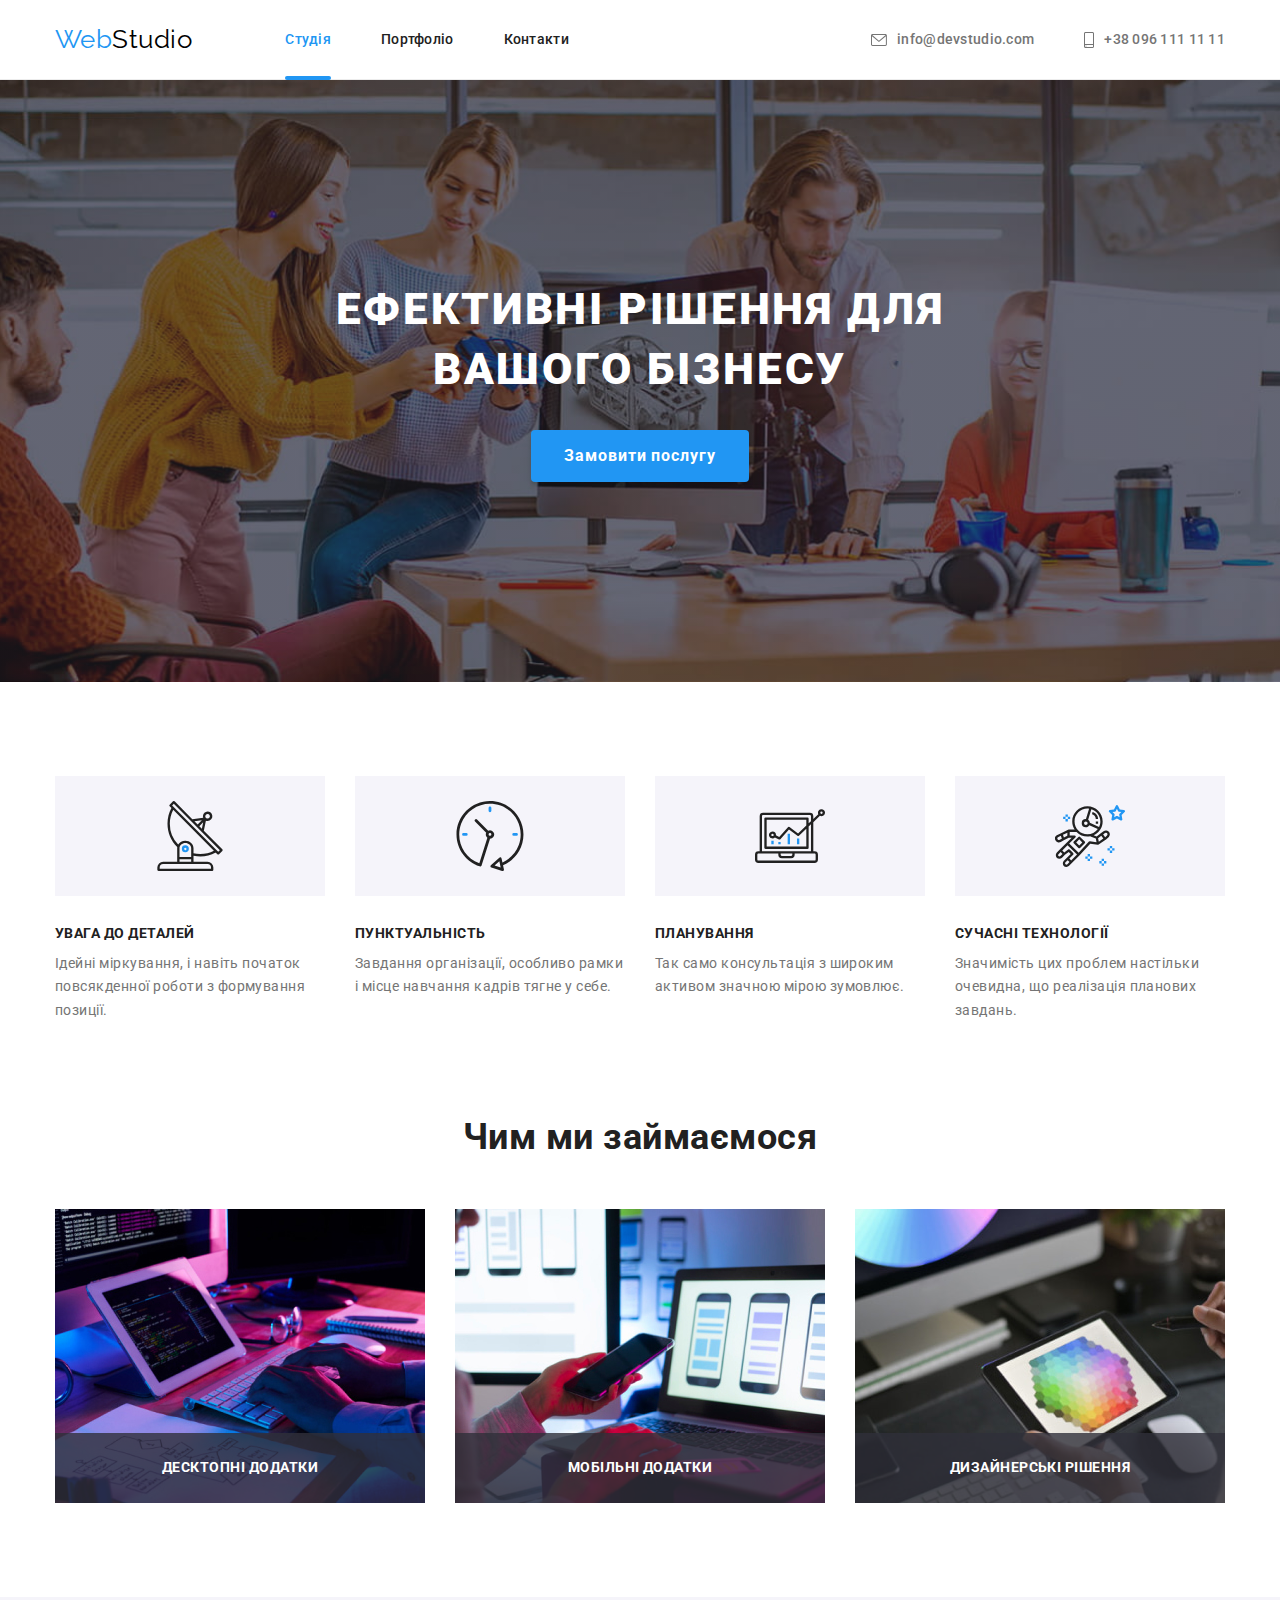
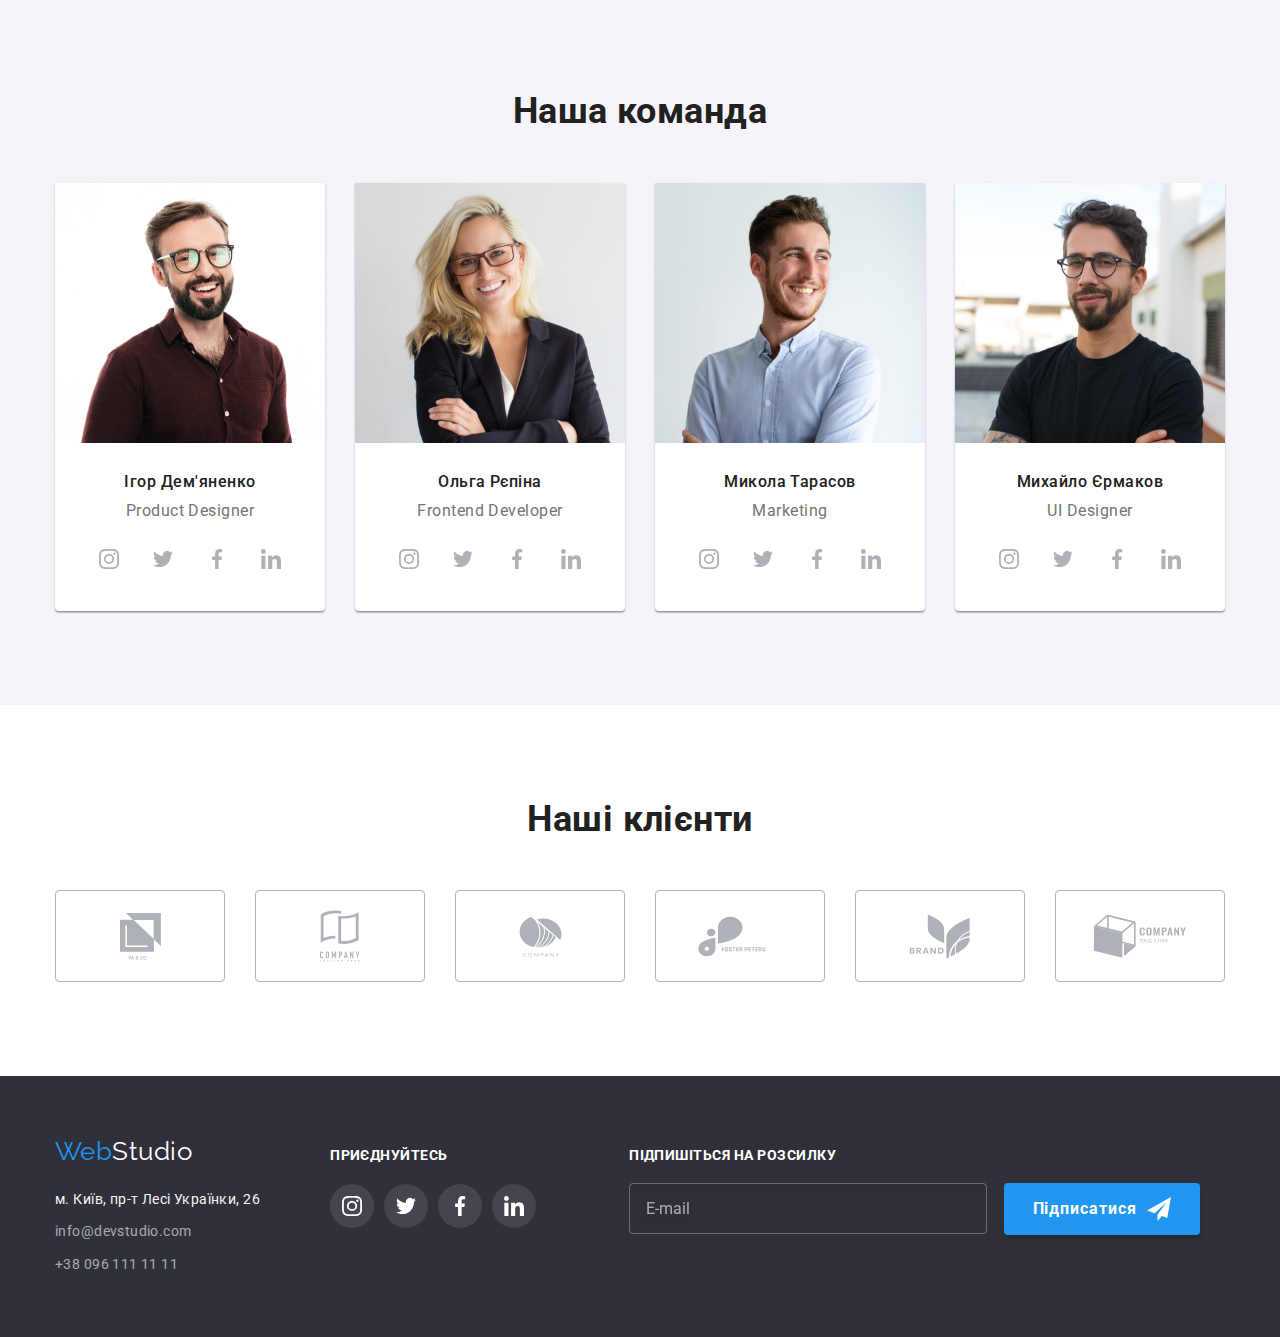
<file: index.html>
<!DOCTYPE html>
<html lang="uk">
  <head>
    <meta charset="UTF-8" />
    <meta http-equiv="X-UA-Compatible" content="IE=edge" />
    <meta name="viewport" content="width=device-width, initial-scale=1.0" />
    <title>WebStudio</title>
    <link
      href="https://fonts.googleapis.com/css2?family=Raleway:wght@700&family=Roboto:wght@400;500;700;900&display=swap"
      rel="stylesheet"
    />
    <link>
    <link rel="stylesheet" href="./css/main.min.css">
  </head>
  <body>
    <!-- Шапка сайту -->
    <header class="page-header">
      <div class="container page-header__container">
        <!-- Лого сайту -->
        <a class="logo" href="#">
          Web<span class="logo__header-color">Studio</span>
        </a>

        <!-- Навігаційне меню сайту -->
        <nav class="site-nav">
          <ul class="site-nav__list">
            <li class="site-nav__item">
              <a class="site-nav__link site-nav__link--focused site-nav__link--current" href="./index.html">Студія</a>
            </li>

            <li class="site-nav__item">
              <a class="site-nav__link site-nav__link--focused" href="./portfolio.html">Портфоліо</a>
            </li>

            <li class="site-nav__item">
              <a class="site-nav__link site-nav__link--focused" href="#">Контакти</a>
            </li>
          </ul>
        </nav>

        <!-- Контакти -->
        <ul class="info-list info-list__box">
          <li class="info-list__item">
            <a class="info-list__link info-list__link--focused" href="mailto:info@devstudio.com">
              <svg class="info-list__icon" width="16" height="12">
                <use 
                  href="./images/icons.svg#icon-envelope"
                  width="16"
                  height="12">
                </use>
              </svg>
              <span class="info-list__text">info@devstudio.com</span>
            </a>
          </li>
          <li class="info-list__item">
            <a class="info-list__link info-list__link--focused" href="tel:+380961111111">
              <svg class="info-list__icon" width="10" height="16">
                <use 
                  href="./images/icons.svg#icon-smartphone"
                  width="10"
                  height="16">
                </use>
              </svg>
              <span class="info-list__text">+38 096 111 11 11</span>
            </a>
          </li>
        </ul>
      </div>
    </header>

    <!-- Головна інформація на сторінці -->
    <main class="page-main">
      <!-- Замовлення послуги -->
      <section class="service">
        <div class="service__background-image page-main__background-img">
          <div class="service__container container ">
            <h1 class="service__title service__title-setting">
              Ефективні рішення для вашого бізнесу
            </h1>
            <button 
              class="service__btn service__btn--focused"
              type="button" 
              data-modal-open>

                Замовити послугу
            </button>
          </div>
        </div>
      </section>

      <!-- Особливості -->
      <section class="section">
        <div class="container">

          <!-- Заголовок секції -->
          <h2 class="section__title visually-hidden">
            Осблиовсті
          </h2>

          <!-- Список особливостей -->
          <ul class="features">
            <li class="features__item features__item-setting">
              <div class="features__box features__box-setting">
                <svg class="features__icon" width="70" height="70">
                  <use 
                    href="./images/icons.svg#icon-antenna"
                    width="70"
                    height="70"></use>
                </svg>
              </div>
              <h3 class="features__title features__title-setting">
                Увага до деталей
              </h3>
              <p class="features__text">
                Ідейні міркування, і навіть початок повсякденної роботи з
                формування позиції.
              </p>
            </li>

            <li class="features__item features__item-setting">
              <div class="features__box features__box-setting">
                <svg class="features__icon" width="70" height="70">
                  <use
                    href="./images/icons.svg#icon-clock"
                    width="70"
                    height="70">
                </use>
                </svg>
              </div>
              <h3 class="features__title features__title-setting">
                Пунктуальність
              </h3>
              <p class="features__text">
                Завдання організації, особливо рамки і місце навчання кадрів
                тягне у себе.
              </p>
            </li>

            <li class="features__item features__item-setting">
              <div class="features__box features__box-setting">
                <svg class="features__icon" width="70" height="70">
                  <use
                    href="./images/icons.svg#icon-diagram"
                    width="70"
                    height="70"></use>
                </svg>
              </div>
              <h3 class="features__title features__title-setting">Планування</h3>
              <p class="features__text">
                Так само консультація з широким активом значною мірою зумовлює.
              </p>
            </li>

            <li class="features__item features__item-setting">
              <div class="features__box features__box-setting">
                <svg class="features__icon" width="70" height="70">
                  <use 
                    href="./images/icons.svg#icon-astronaut"
                    width="70"
                    height="70"></use>
                </svg>
              </div>
              <h3 class="features__title features__title-setting">
                Сучасні технології
              </h3>
              <p class="features__text">
                Значимість цих проблем настільки очевидна, що реалізація
                планових завдань.
              </p>
            </li>
          </ul>
        </div>
      </section>

      <!-- Робота компанії -->
      <section class="section">
        <div class="container">
          <h2 class="section__title section_title-setting">Чим ми займаємося</h2>

          <!-- Список послуг -->
          <ul class="work-list">
            <li class="work-list__item work-list__item-setting">
              <div class="work-list__box">
                <img 
                  class="work-list__photo"
                  src="./images/work1.jpg"
                  alt="програміст працює на своєму робочому місці"
                  width="370">
                <div class="work-list__inner-box">
                  <p class="work-list__inner-text">
                    Десктопні додатки
                  </p>
                </div>
              </div>
            </li>

            <li class="work-list__item work-list__item-setting">
              <div class="work-list__box">
                <img 
                  class="work-list__photo"
                  src="./images/work2.jpg"
                  alt="команда розробників працює над інтерфейсом для мобільних телефонів"
                  width="370">
                <div class="work-list__inner-box">
                  <p class="work-list__inner-text">
                    Мобільні додатки
                  </p>
                </div>
              </div>
            </li>

            <li class="work-list__item work-list__item-setting">
              <div class="work-list__box">
                <img 
                  class="work-list__photo"
                  src="./images/work3.jpg"
                  alt="креативний художник веб-дизайну з робочим графічним планшетом для підбору кольорів"
                  width="370">
                <div class="work-list__inner-box">
                  <p class="work-list__inner-text">
                    Дизайнерські рішення
                  </p>
                </div>
              </div>
            </li>
          </ul>
        </div>
      </section>

      <!-- Команда розробників -->
      <section class="section">
        <div class="container">

          <h2 class="section__title section_title-setting">Наша команда</h2>

          <!-- Список та посилання на соц мережі Команди -->
          <ul class="team-list">

            <!-- Ігор Дем'яненко -->
            <li class="team-list__item team-list__item-setting">
              <img 
                class="team-list__photo"
                src="./images/person1.jpg"
                alt="на фото Ігор Дем'яненко"
                width="270">
              <div class="team-list__box">

                <h3 class="team-list__name">
                  Ігор Дем'яненко
                </h3>

                <p class="team-list__position">
                  Product Designer
                </p>

                <!-- Соц.мережі -->
                <ul class="team-list__socials">

                  <li class="team-list__item-socials">
                    <a class="team-list__link team-list__link--focused" href=""  rel="noreferrer nofollow noopener" >
                      <svg class="team-list__icon">
                        <use 
                          href="./images/icons.svg#icon-instagram"
                          width="20"
                          height="20"  
                        ></use>
                      </svg>
                    </a>
                  </li>

                  <li class="team-list__item-socials">
                    <a class="team-list__link team-list__link--focused" href=""  rel="noreferrer nofollow noopener" >
                      <svg class="team-list__icon">
                        <use
                          href="./images/icons.svg#icon-twitter"
                          width="20"
                          height="20"
                        ></use>
                      </svg>
                    </a>
                  </li>

                  <li class="team-list__item-socials">
                    <a class="team-list__link team-list__link--focused" href=""  rel="noreferrer nofollow noopener" >
                      <svg class="team-list__icon">
                        <use
                          href="./images/icons.svg#icon-facebook"
                          width="20"
                          height="20"
                        ></use>
                      </svg>
                    </a>
                  </li>

                  <li class="team-list__item-socials">
                    <a class="team-list__link team-list__link--focused" href=""  rel="noreferrer nofollow noopener" >
                      <svg class="team-list__icon">
                        <use
                          href="./images/icons.svg#icon-linkedin"
                          width="20"
                          height="20"
                        ></use>
                      </svg>
                    </a>
                  </li>
                </ul>

              </div>
            </li>

            <!-- Ольга Рєпіна -->
            <li class="team-list__item team-list__item-setting">
              <img   
                class="team-list__photo"
                src="./images/person2.jpg"
                alt="на фото Ольга Рєпіна"
                width="270">
              <div class="team-list__box">

                <h3 class="team-list__name">
                  Ольга Рєпіна
                </h3>

                <p class="team-list__position">
                  Frontend Developer
                </p>

                <!-- Соц.мережі -->
                <ul class="team-list__socials">

                  <li class="team-list__item-socials">
                    <a class="team-list__link team-list__link--focused" href=""  rel="noreferrer nofollow noopener" >
                      <svg class="team-list__icon">
                        <use
                          href="./images/icons.svg#icon-instagram"
                          width="20"
                          height="20"
                        ></use>
                      </svg>
                    </a>
                  </li>

                  <li class="team-list__item-socials">
                    <a class="team-list__link team-list__link--focused" href=""  rel="noreferrer nofollow noopener" >
                      <svg class="team-list__icon">
                        <use
                          href="./images/icons.svg#icon-twitter"
                          width="20"
                          height="20"
                        ></use>
                      </svg>
                    </a>
                  </li>

                  <li class="team-list__item-socials">
                    <a class="team-list__link team-list__link--focused" href=""  rel="noreferrer nofollow noopener" >
                      <svg class="team-list__icon">
                        <use
                          href="./images/icons.svg#icon-facebook"
                          width="20"
                          height="20"
                        ></use>
                      </svg>
                    </a>
                  </li>

                  <li class="team-list__item-socials">
                    <a class="team-list__link team-list__link--focused" href=""  rel="noreferrer nofollow noopener" >
                      <svg class="team-list__icon">
                        <use
                          href="./images/icons.svg#icon-linkedin"
                          width="20"
                          height="20"
                        ></use>
                      </svg>
                    </a>
                  </li>
                </ul>

              </div>
            </li>

            <!-- Микола Тарасов -->
            <li class="team-list__item team-list__item-setting">
              <img 
                class="team-list__photo"
                src="./images/person3.jpg"
                alt="на фото Микола Тарасов"
                width="270">

              <div class="team-list__box">

                <h3 class="team-list__name">
                  Микола Тарасов
                </h3>

                <p class="team-list__position">
                  Marketing
                </p>

                <!-- Соц.мережі -->
                <ul class="team-list__socials">

                  <li class="team-list__item-socials">
                    <a class="team-list__link team-list__link--focused" href=""  rel="noreferrer nofollow noopener" >
                      <svg class="team-list__icon">
                        <use
                          href="./images/icons.svg#icon-instagram"
                          width="20"
                          height="20"
                        ></use>
                      </svg>
                    </a>
                  </li>

                  <li class="team-list__item-socials">
                    <a class="team-list__link team-list__link--focused" href=""  rel="noreferrer nofollow noopener" >
                      <svg class="team-list__icon">
                        <use
                          href="./images/icons.svg#icon-twitter"
                          width="20"
                          height="20"
                        ></use>
                      </svg>
                    </a>
                  </li>

                  <li class="team-list__item-socials">
                    <a class="team-list__link team-list__link--focused" href=""  rel="noreferrer nofollow noopener" >
                      <svg class="team-list__icon">
                        <use
                          href="./images/icons.svg#icon-facebook"
                          width="20"
                          height="20"
                        ></use>
                      </svg>
                    </a>
                  </li>

                  <li class="team-list__item-socials">
                    <a class="team-list__link team-list__link--focused" href=""  rel="noreferrer nofollow noopener" >
                      <svg class="team-list__icon">
                        <use
                          href="./images/icons.svg#icon-linkedin"
                          width="20"
                          height="20"
                        ></use>
                      </svg>
                    </a>
                  </li>
                </ul>

              </div>
            </li>

            <!-- Михайло Єрмаков -->
            <li class="team-list__item team-list__item-setting">
              <img 
                class="team-list__photo"
                src="./images/person4.jpg"
                alt="на фото Михайло Єрмаков"
                width="270">
              <div class="team-list__box">

                <h3 class="team-list__name ">
                  Михайло Єрмаков
                </h3>

                <p class="team-list__position">
                  UI Designer
                </p>

                <!-- Соц.мережі -->
                <ul class="team-list__socials">

                  <li class="team-list__item-socials">
                    <a class="team-list__link team-list__link--focused" href=""  rel="noreferrer nofollow noopener" >
                      <svg class="team-list__icon">
                        <use
                          href="./images/icons.svg#icon-instagram"
                          width="20"
                          height="20"
                        ></use>
                      </svg>
                    </a>
                  </li>

                  <li class="team-list__item-socials">
                    <a class="team-list__link team-list__link--focused" href=""  rel="noreferrer nofollow noopener" >
                      <svg class="team-list__icon">
                        <use
                          href="./images/icons.svg#icon-twitter"
                          width="20"
                          height="20"
                        ></use>
                      </svg>
                    </a>
                  </li>

                  <li class="team-list__item-socials">
                    <a class="team-list__link team-list__link--focused" href=""  rel="noreferrer nofollow noopener" >
                      <svg class="team-list__icon">
                        <use
                          href="./images/icons.svg#icon-facebook"
                          width="20"
                          height="20"
                        ></use>
                      </svg>
                    </a>
                  </li>

                  <li class="team-list__item-socials">
                    <a class="team-list__link team-list__link--focused" href=""  rel="noreferrer nofollow noopener" >
                      <svg class="team-list__icon">
                        <use
                          href="./images/icons.svg#icon-linkedin"
                          width="20"
                          height="20"
                        ></use>
                      </svg>
                    </a>
                  </li>
                </ul>

              </div>
            </li>
          </ul>
        </div>
      </section>

      <!-- Наші клієнти -->
      <section class="section">
        <div class="container">

          <h2 class="section__title section_title-setting">Наші клієнти</h2>

          <!-- Список клієнтів -->
          <ul class="clients-list">
            <li class="clients-list__item clients-list__item-setting">
              <a class="clients-list__link" href="" target="_blank" rel="noreferrer nofollow noopener">
                <svg class="clients-list__icon" width="41" height="47">
                  <use href="./images/icons.svg#icon-client1"></use>
                </svg>
              </a>
            </li>

            <li class="clients-list__item clients-list__item-setting">
              <a class="clients-list__link" href="" target="_blank" rel="noreferrer nofollow noopener">
                <svg class="clients-list__icon" width="40" height="52">
                  <use href="./images/icons.svg#icon-client2"></use>
                </svg>
              </a>
            </li>

            <li class="clients-list__item clients-list__item-setting">
              <a class="clients-list__link" href="" target="_blank" rel="noreferrer nofollow noopener">
                <svg class="clients-list__icon" width="43" height="41">
                  <use href="./images/icons.svg#icon-client3"></use>
                </svg>
              </a>
            </li>

            <li class="clients-list__item clients-list__item-setting">
              <a class="clients-list__link" href="" target="_blank" rel="noreferrer nofollow noopener">
                <svg class="clients-list__icon"  width="84" height="41">
                  <use href="./images/icons.svg#icon-client4"></use>
                </svg>
              </a>
            </li>

            <li class="clients-list__item clients-list__item-setting">
              <a class="clients-list__link" href="" target="_blank" rel="noreferrer nofollow noopener">
                <svg class="clients-list__icon" width="62" height="45">
                  <use href="./images/icons.svg#icon-client5"></use>
                </svg>
              </a>
            </li>

            <li class="clients-list__item clients-list__item-setting">
              <a class="clients-list__link" href="" target="_blank" rel="noreferrer nofollow noopener">
                <svg class="clients-list__icon" width="94" height="44">
                  <use href="./images/icons.svg#icon-client6"></use>
                </svg>
              </a>
            </li>
          </ul>
        </div>
      </section>
    </main>

    <!-- Підвал сайту -->
    <footer class="page-footer">
      <div class="container footer-container">
        
        <!-- Лого/Адреса -->
        <div class="footer-address">

          <!-- Лого -->
          <a class="logo page-footer__logo" href="#">
            Web<span class="logo__footer-color">Studio</span>
          </a>

          <!-- Адреса -->
          <address class="address">
              
            <ul class="address__list">
              <li class="address__item address__item-setting">
                <a 
                  class="address__link address__link-map"
                  href="https://www.google.com.ua/maps/place/%D0%B1%D1%83%D0%BB.+%D0%9B%D0%B5%D1%81%D0%B8+%D0%A3%D0%BA%D1%80%D0%B0%D0%B8%D0%BD%D0%BA%D0%B8,+26,+%D0%9A%D0%B8%D0%B5%D0%B2,+02000/@50.4265653,30.5373471,18z/data=!4m5!3m4!1s0x40d4cf0e033ecbe9:0x57a4dffefec77da0!8m2!3d50.4265807!4d30.5383858?hl=ru" 
                  target="_blank"
                  rel="noreferrer nofollow noopener">
                    м. Київ, пр-т Лесі Українки, 26
                </a>
              </li>

              <li class="address__item  address__item-setting">
                <a 
                  class="address__link"
                  href="mailto:info@devstudio.com">

                  info@devstudio.com

                </a>
              </li>

              <li class="address__item  address__item-setting">
                <a 
                  class="address__link"
                  href="tel:+380961111111">

                  +38 096 111 11 11

                </a>
              </li>
            </ul>

          </address>
        </div>

        <!-- Соц мережі футера -->
        <div class="socials-box socials-box__setting">
          <h2 class="socials-box__title socials-box__title-setting">
            Приєднуйтесь
          </h2>

          <ul class="socials-box__list">
            <li class="socials-box__item socials-box__item-setting">
              <a 
                class="socials-box__link" 
                href="" 
                target="_blank"
                rel="noreferrer nofollow noopener">

                  <svg class="socials-box__icon">
                    <use
                      href="./images/icons.svg#icon-instagram"
                      width="20"
                      height="20"
                    ></use>
                  </svg>
              </a>
            </li>

            <li class="socials-box__item socials-box__item-setting">
              <a 
                class="socials-box__link" 
                href="" 
                target="_blank"
                rel="noreferrer nofollow noopener">

                  <svg class="socials-box__icon">
                    <use
                      href="./images/icons.svg#icon-twitter"
                      width="20"
                      height="20"
                    ></use>
                  </svg>
              </a>
            </li>

            <li class="socials-box__item socials-box__item-setting">
              <a 
                class="socials-box__link" 
                href="" 
                target="_blank"
                rel="noreferrer nofollow noopener">

                  <svg class="socials-box__icon">
                    <use
                      href="./images/icons.svg#icon-facebook"
                      width="20"
                      height="20"
                    ></use>
                  </svg>
              </a>
            </li>

            <li class="socials-box__item socials-box__item-setting">
              <a 
                class="socials-box__link" 
                href="" 
                target="_blank"
                rel="noreferrer nofollow noopener">

                  <svg class="socials-box__icon">
                    <use
                      href="./images/icons.svg#icon-linkedin"
                      width="20"
                      height="20"
                    ></use>
                  </svg>
              </a>
            </li>
          </ul>
        </div>

        <!-- Форма розсилки -->
        <div class="mailing-list mailing-list__setting">
          <b class="mailing-list__title mailing-list__title-setting">Підпишіться на розсилку</b>
          
          <form class="mailing-list__form" autocomplete="off">
            <input class="mailing-list__input" type="email" name="email" placeholder="E-mail">

            <button class="mailing-list__btn mailing-list__btn-setting" type="button">
                Підписатися
              <svg class="mailing-list__btn-icon" width="24" height="24">
                <use href="./images/icons.svg#icon-footer-iconsend"></use>
              </svg>

            </button>

          </form>
        </div>
      </div>
    </footer>

    <!-- Модальне вікно -->

    <div class="backdrop backdrop__setting backdrop--is-hidden" data-modal>
      <div class="modal modal__setting">
        <button class="modal__button modal__button-setting modal__button--focused" type="button" data-modal-close>
          <svg class="modal__icon-close" width="18" height="18">
            <use href="./images/icons.svg#icon-modalclose"></use>
          </svg>
        </button>

        <!-- Форма -->
        <p class="modal__text modal__text-setting">Залиште свої дані, ми вам передзвонимо</p>

        <form class="form" autocomplete="off">
          <ul class="form__list">
            <li class="form__item form__item-setting">
              <label class="form__lable">
 
                <div class="form__span-box form__span-box-setting">
                  <span class="form__span-text">Ім'я</span>
                </div>

                <div class="form__box">
                  <input
                    class="form__input form__input--focused"
                    type="text"
                    name="user-name"
                  >
                  <svg class="form__icon form__icon--active" width="18px" height="18px">
                    <use href="./images/icons.svg#icon-person-black"></use>
                  </svg>
                </div>
              </label>
            </li>
            <li class="form__item form__item-setting">
              <label class="form__lable">

                <div class="form__span-box form__span-box-setting">
                  <span class="form__span-text">Телефон</span>
                </div>

                <div class="form__box">
                  <input
                    class="form__input form__input--focused"
                    type="text"
                    name="user-name"
                  >
                  <svg class="form__icon form__icon--active" width="18px" height="18px">
                    <use href="./images/icons.svg#icon-modal-phone"></use>
                  </svg>
                </div>
              </label>
            </li>
            <li class="form__item form__item-setting">
              <label class="form__lable">

                <div class="form__span-box form__span-box-setting">
                  <span class="form__span-text">Пошта</span>
                </div>

                <div class="form__box">
                  <input
                    class="form__input form__input--focused"
                    type="text"
                    name="user-name"
                  >
                  <svg class="form__icon form__icon--active" width="18px" height="18px">
                    <use href="./images/icons.svg#icon-modal-email"></use>
                  </svg>
                </div>
              </label>
            </li>
            <li class="form__item form__item-setting">
              <label class="form__label">

                <div class="form__span-box form__span-box-setting">
                  <span class="form__span-text">Коментар</span>
                </div>
              </label>
              <textarea
                class="form__comment"
                name="comments"
                cols="30"
                rows="10"
                placeholder="Введіть текст"
              ></textarea>
            </li>
          </ul>

          <p class="form__checkbox form__checkbox-setting">
            <label class="form__policy">
              <input class="form__checked" type="checkbox" name="policy" />

              <svg class="form__icon-enable form__icon-enable--checked" width="16" height="15">
                <use href="./images/icons.svg#icon-icon-succes"></use>
              </svg>

              <svg class="form__icon-disable form__icon-disable--checked" width="16" height="15">
                <use href="./images/icons.svg#icon-icon-checked"></use>
              </svg>

              
              <span class="form__ckeckbox-text">
                Погоджуюсь з розсилкою та приймаю
                <a class="form__link" href="">Умови договору</a>
              </span>
            </label>
          </p>

          <p class="form__send">
            <button class="form__button-send form__button-send--focused " type="submit">Відправити</button>
          </p>
        </form>
      </div>
    </div>    

    <script src="./js/modal.js"></script>
  </body>
</html>
</file>
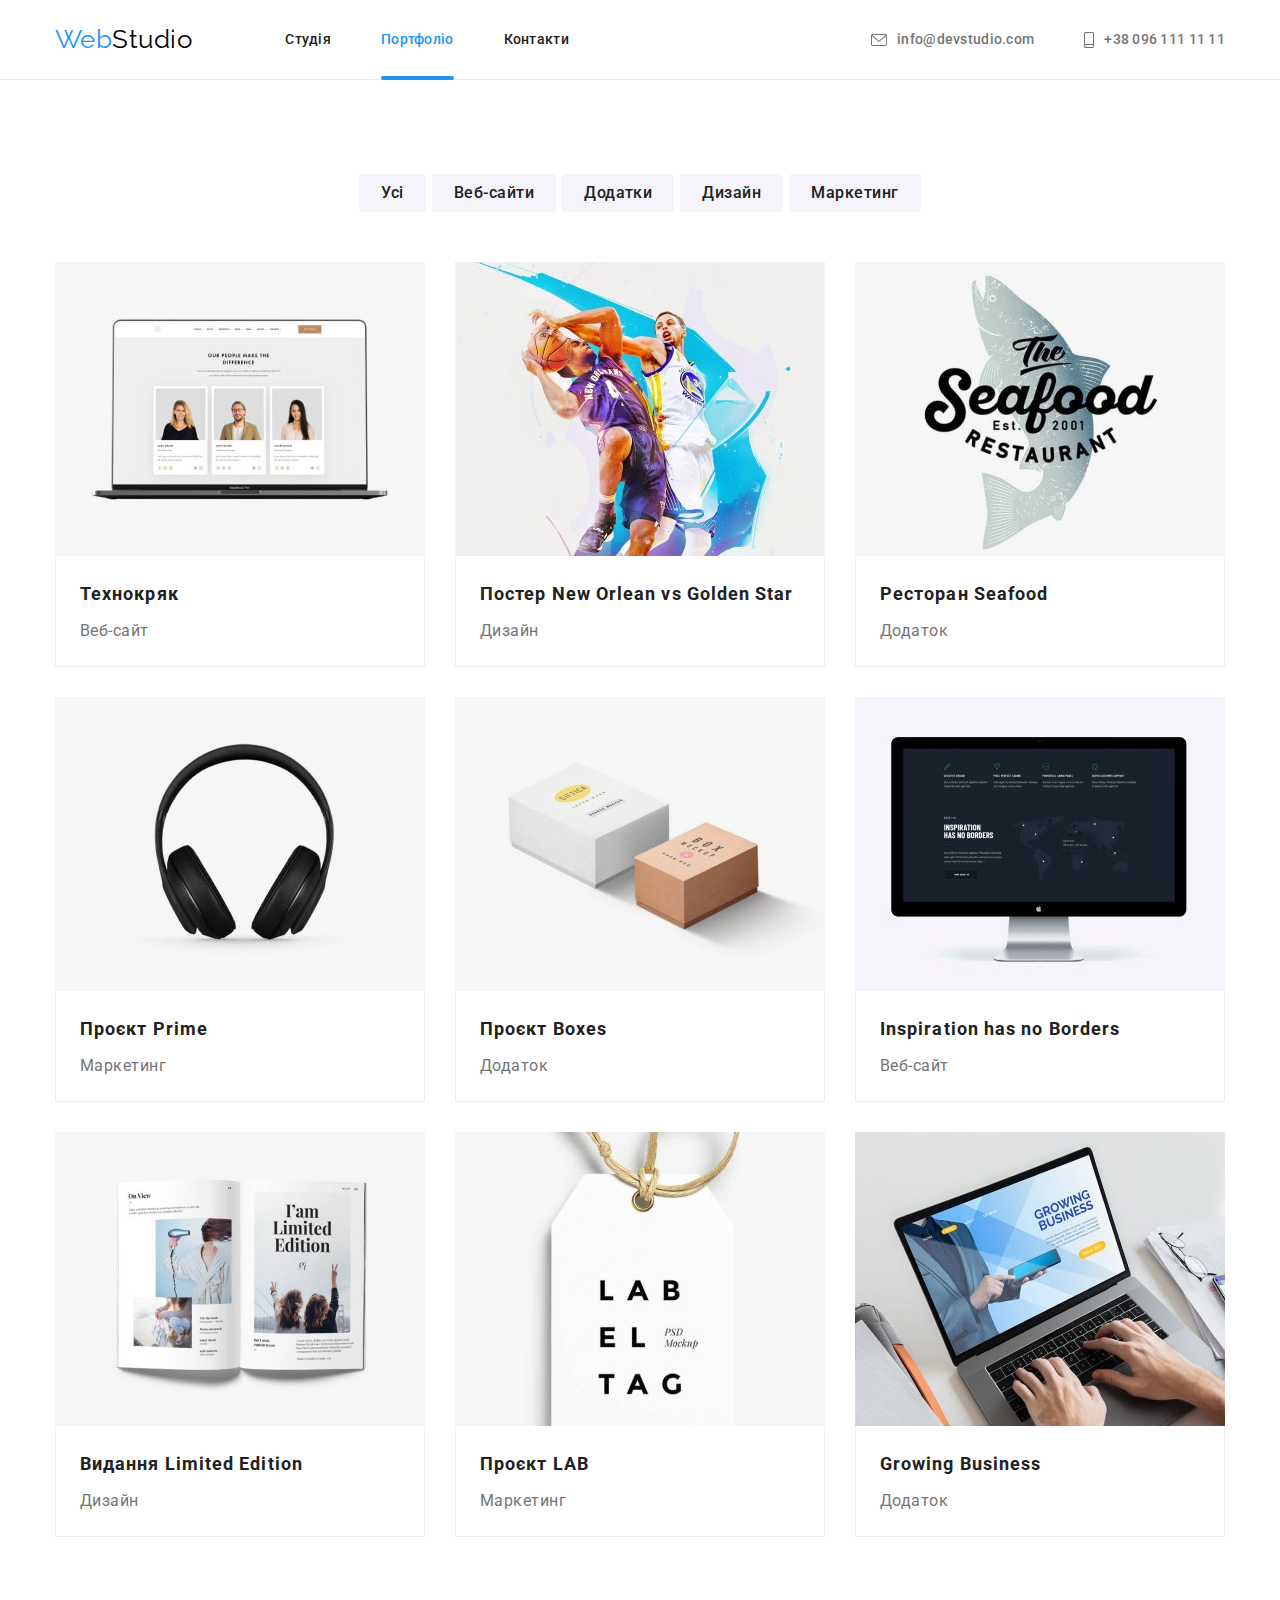
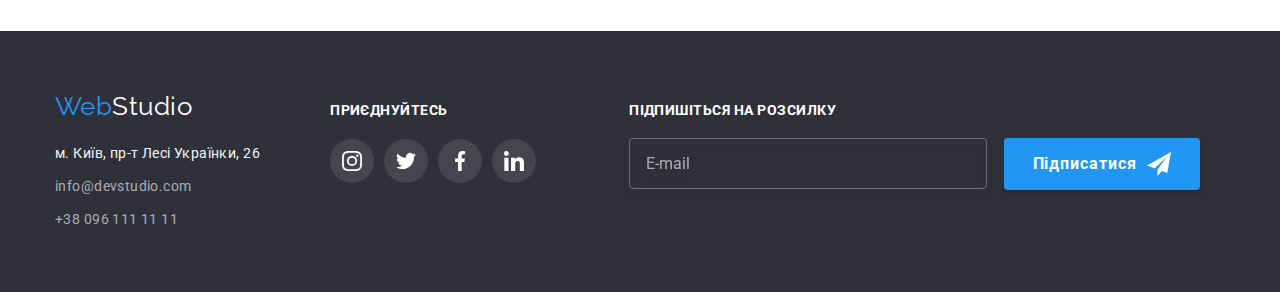
<file: portfolio.html>
<!DOCTYPE html>
<html lang="uk">
  <head>
    <meta charset="UTF-8" />
    <meta http-equiv="X-UA-Compatible" content="IE=edge" />
    <meta name="viewport" content="width=device-width, initial-scale=1.0" />
    <title>Portfolio</title>
    <link
      href="https://fonts.googleapis.com/css2?family=Raleway:wght@700&family=Roboto:wght@400;500;700;900&display=swap"
      rel="stylesheet"
    />
    <link>
    <link rel="stylesheet" href="./css/main.min.css">
  </head>
  <body>
    <!-- Шапка сайту -->
    <header class="page-header">
      <div class="container page-header__container">
        <!-- Лого сайту -->
        <a class="logo" href="#">
          Web<span class="logo__header-color">Studio</span>
        </a>

        <!-- Навігаційне меню сайту -->
        <nav class="site-nav">
          <ul class="site-nav__list">
            <li class="site-nav__item">
              <a class="site-nav__link site-nav__link--focused" href="./index.html">Студія</a>
            </li>

            <li class="site-nav__item">
              <a class="site-nav__link site-nav__link--focused site-nav__link--current" href="./portfolio.html">Портфоліо</a>
            </li>

            <li class="site-nav__item">
              <a class="site-nav__link site-nav__link--focused" href="#">Контакти</a>
            </li>
          </ul>
        </nav>

        <!-- Контакти -->
        <ul class="info-list info-list__box">
          <li class="info-list__item">
            <a class="info-list__link info-list__link--focused" href="mailto:info@devstudio.com">
              <svg class="info-list__icon" width="16" height="12">
                <use 
                  href="./images/icons.svg#icon-envelope"
                  width="16"
                  height="12">
                </use>
              </svg>
              <span class="info-list__text">info@devstudio.com</span>
            </a>
          </li>
          <li class="info-list__item">
            <a class="info-list__link info-list__link--focused" href="tel:+380961111111">
              <svg class="info-list__icon" width="10" height="16">
                <use 
                  href="./images/icons.svg#icon-smartphone"
                  width="10"
                  height="16">
                </use>
              </svg>
              <span class="info-list__text">+38 096 111 11 11</span>
            </a>
          </li>
        </ul>
      </div>
    </header>

    <!-- Головна інформація на сайті -->
    <main class="page-main">
      <section class="section">
        <h1 class="section__title visually-hidden">Портфоліо</h1>

        <div class="container">

          <!-- Список кнопок -->
          <ul class="filter-list filter-list__setting">
            <li class="filter-list__item filter-list__item-setting">
              <button class="filter-list__btn">
                Усі
              </button>
            </li>

            <li class="filter-list__item filter-list__item-setting">
              <button class="filter-list__btn">
                Веб-сайти
              </button>
            </li>

            <li class="filter-list__item filter-list__item-setting">
              <button class="filter-list__btn">
                Додатки
              </button>
            </li>

            <li class="filter-list__item filter-list__item-setting">
              <button class="filter-list__btn">
                Дизайн
              </button>
            </li>

            <li class="filter-list__item filter-list__item-setting">
              <button class="filter-list__btn">
                Маркетинг
              </button>
            </li>
          </ul>

          <!-- Список карток -->
          <ul class=card>
            <li class="card__item card__item-setting">
              <a class="card__link card__link--focused" href="#">
                <div class="card__box">
                  <img 
                    class="card__img"
                    src="./images/portfolio1.jpg"
                    alt="Ноутбук з веб-сайтом компанії"
                    width="370"
                    target="_blank" 
                    rel="noreferrer nofollow noopener">

                  <div class="card__inner-box">
                    <p class="card__inner-text">
                      Ресурс пропонує комплексні пропозиції з різним рівнем 
                      функціоналу та сервісів. Все це дозволить відвідувачу 
                      отримати вичерпні відомості про компанію чи приватну 
                      особу.
                    </p>
                  </div>
                </div>

                <div class="card__footer">
                  <h3 class="card__title">Технокряк</h3>
                  <p class="card__text">Веб-сайт</p>
                </div>
              </a>
            </li>

            <li class="card__item card__item-setting">
              <a class="card__link card__link--focused" href="#">
                <div class="card__box">
                  <img 
                    class="card__img" 
                    target="_blank" 
                    rel="noreferrer nofollow noopener"
                    src="./images/portfolio2.jpg"
                    alt="Постер з баскетболістами"
                    width="370">

                  <div class="card__inner-box">
                    <p class="card__inner-text">
                      Ресурс пропонує комплексні пропозиції з різним рівнем
                      функціоналу та сервісів. Все це дозволить відвідувачу
                      отримати вичерпні відомості про компанію чи приватну
                      особу.
                    </p>
                  </div>
                </div>

                <div class="card__footer">
                  <h3 class="card__title">Постер New Orlean vs Golden Star</h3>
                  <p class="card__text">Дизайн</p>
                </div>
              </a>
            </li>

            <li class="card__item card__item-setting">
              <a class="card__link card__link--focused" href="#">
                <div class="card__box">
                  <img 
                    class="card__img" 
                    src="./images/portfolio3.jpg"
                    alt="Лого ресторану"
                    width="370"
                    target="_blank" 
                    rel="noreferrer nofollow noopener">

                  <div class="card__inner-box">
                    <p class="card__inner-text">
                      Ресурс пропонує комплексні пропозиції з різним рівнем
                      функціоналу та сервісів. Все це дозволить відвідувачу
                      отримати вичерпні відомості про компанію чи приватну
                      особу.
                    </p>
                  </div>
                </div>

                <div class="card__footer">
                  <h3 class="card__title">Ресторан Seafood</h3>
                  <p class="card__text">Додаток</p>
                </div>
              </a>
            </li>

            <li class="card__item card__item-setting">
              <a class="card__link card__link--focused" href="#">
                <div class="card__box">
                  <img 
                    class="card__img"
                    src="./images/portfolio4.jpg"
                    alt="Навушники"
                    width="370"
                    target="_blank" 
                    rel="noreferrer nofollow noopener">
                  <div class="card__inner-box">
                    <p class="card__inner-text">
                      Ресурс пропонує комплексні пропозиції з різним рівнем
                      функціоналу та сервісів. Все це дозволить відвідувачу
                      отримати вичерпні відомості про компанію чи приватну
                      особу.
                    </p>
                  </div>
                </div>

                <div class="card__footer">
                  <h3 class="card__title">Проєкт Prime</h3>
                  <p class="card__text">Маркетинг</p>
                </div>
              </a>
            </li>

            <li class="card__item card__item-setting">
              <a class="card__link card__link--focused" href="#">
                <div class="card__box">
                  <img 
                    class="card__img"
                    src="./images/portfolio5.jpg"
                    alt="Дві коробки"
                    width="370"
                    target="_blank" 
                    rel="noreferrer nofollow noopener">

                  <div class="card__inner-box">
                    <p class="card__inner-text">
                      Ресурс пропонує комплексні пропозиції з різним рівнем
                      функціоналу та сервісів. Все це дозволить відвідувачу
                      отримати вичерпні відомості про компанію чи приватну
                      особу.
                    </p>
                  </div>
                </div>

                <div class="card__footer">
                  <h3 class="card__title">Проєкт Boxes</h3>
                  <p class="card__text">Додаток</p>
                </div>
              </a>
            </li>

            <li class="card__item card__item-setting">
              <a class="card__link card__link--focused" href="#">
                <div class="card__box">
                  <img 
                    class="card__img"
                    src="./images/portfolio6.jpg"
                    alt="Монітор"
                    width="370"
                    target="_blank" 
                    rel="noreferrer nofollow noopener">
                  <div class="card__inner-box">
                    <p class="card__inner-text">
                      Ресурс пропонує комплексні пропозиції з різним рівнем
                      функціоналу та сервісів. Все це дозволить відвідувачу
                      отримати вичерпні відомості про компанію чи приватну
                      особу.
                    </p>
                  </div>
                </div>

                <div class="card__footer">
                  <h3 class="card__title">Inspiration has no Borders</h3>
                  <p class="card__text">Веб-сайт</p>
                </div>
              </a>
            </li>

            <li class="card__item card__item-setting">
              <a class="card__link card__link--focused" href="#">
                <div class="card__box">
                  <img 
                    class="card__img"
                    src="./images/portfolio7.jpg"
                    alt="Книга"
                    width="370"
                    target="_blank" 
                    rel="noreferrer nofollow noopener">
                  <div class="card__inner-box">
                    <p class="card__inner-text">
                      Ресурс пропонує комплексні пропозиції з різним рівнем
                      функціоналу та сервісів. Все це дозволить відвідувачу
                      отримати вичерпні відомості про компанію чи приватну
                      особу.
                    </p>
                  </div>
                </div>

                <div class="card__footer">
                  <h3 class="card__title">Видання Limited Edition</h3>
                  <p class="card__text">Дизайн</p>
                </div>
              </a>
            </li>

            <li class="card__item card__item-setting">
              <a class="card__link card__link--focused" href="#">
                <div class="card__box">
                  <img 
                    class="card__img"
                    src="./images/portfolio8.jpg"
                    alt="Етикетка-тег"
                    width="370"
                    target="_blank" 
                    rel="noreferrer nofollow noopener">
                  <div class="card__inner-box">
                    <p class="card__inner-text">
                      Ресурс пропонує комплексні пропозиції з різним рівнем
                      функціоналу та сервісів. Все це дозволить відвідувачу
                      отримати вичерпні відомості про компанію чи приватну
                      особу.
                    </p>
                  </div>
                </div>

                <div class="card__footer">
                  <h3 class="card__title">Проєкт LAB</h3>
                  <p class="card__text">Маркетинг</p>
                </div>
              </a>
            </li>

            <li class="card__item card__item-setting">
              <a class="card__link card__link--focused" href="#">
                <div class="card__box">
                  <img 
                    class="card__img"
                    src="./images/portfolio9.jpg"
                    alt="Ноутбук з зображенням веб-сайту компанії"
                    width="370"
                    target="_blank" 
                    rel="noreferrer nofollow noopener">

                  <div class="card__inner-box">
                    <p class="card__inner-text">
                      Ресурс пропонує комплексні пропозиції з різним рівнем
                      функціоналу та сервісів. Все це дозволить відвідувачу
                      отримати вичерпні відомості про компанію чи приватну
                      особу.
                    </p>
                  </div>
                </div>

                <div class="card__footer">
                  <h3 class="card__title">Growing Business</h3>
                  <p class="card__text">Додаток</p>
                </div>
              </a>
            </li>
          </ul>

        </div>
      </section>
    </main>

    <!-- Підвал сайту -->
    <footer class="page-footer">
      <div class="container footer-container">
        
        <!-- Лого/Адреса -->
        <div class="footer-address">

          <!-- Лого -->
          <a class="logo page-footer__logo" href="#">
            Web<span class="logo__footer-color">Studio</span>
          </a>

          <!-- Адреса -->
          <address class="address">
              
            <ul class="address__list">
              <li class="address__item address__item-setting">
                <a 
                  class="address__link address__link-map"
                  href="https://www.google.com.ua/maps/place/%D0%B1%D1%83%D0%BB.+%D0%9B%D0%B5%D1%81%D0%B8+%D0%A3%D0%BA%D1%80%D0%B0%D0%B8%D0%BD%D0%BA%D0%B8,+26,+%D0%9A%D0%B8%D0%B5%D0%B2,+02000/@50.4265653,30.5373471,18z/data=!4m5!3m4!1s0x40d4cf0e033ecbe9:0x57a4dffefec77da0!8m2!3d50.4265807!4d30.5383858?hl=ru" 
                  target="_blank"
                  rel="noreferrer nofollow noopener">
                    м. Київ, пр-т Лесі Українки, 26
                </a>
              </li>

              <li class="address__item  address__item-setting">
                <a 
                  class="address__link"
                  href="mailto:info@devstudio.com">

                  info@devstudio.com

                </a>
              </li>

              <li class="address__item  address__item-setting">
                <a 
                  class="address__link"
                  href="tel:+380961111111">

                  +38 096 111 11 11

                </a>
              </li>
            </ul>

          </address>
        </div>

        <!-- Соц мережі футера -->
        <div class="socials-box socials-box__setting">
          <h2 class="socials-box__title socials-box__title-setting">
            Приєднуйтесь
          </h2>

          <ul class="socials-box__list">
            <li class="socials-box__item socials-box__item-setting">
              <a 
                class="socials-box__link" 
                href="" 
                target="_blank"
                rel="noreferrer nofollow noopener">

                  <svg class="socials-box__icon">
                    <use
                      href="./images/icons.svg#icon-instagram"
                      width="20"
                      height="20"
                    ></use>
                  </svg>
              </a>
            </li>

            <li class="socials-box__item socials-box__item-setting">
              <a 
                class="socials-box__link" 
                href="" 
                target="_blank"
                rel="noreferrer nofollow noopener">

                  <svg class="socials-box__icon">
                    <use
                      href="./images/icons.svg#icon-twitter"
                      width="20"
                      height="20"
                    ></use>
                  </svg>
              </a>
            </li>

            <li class="socials-box__item socials-box__item-setting">
              <a 
                class="socials-box__link" 
                href="" 
                target="_blank"
                rel="noreferrer nofollow noopener">

                  <svg class="socials-box__icon">
                    <use
                      href="./images/icons.svg#icon-facebook"
                      width="20"
                      height="20"
                    ></use>
                  </svg>
              </a>
            </li>

            <li class="socials-box__item socials-box__item-setting">
              <a 
                class="socials-box__link" 
                href="" 
                target="_blank"
                rel="noreferrer nofollow noopener">

                  <svg class="socials-box__icon">
                    <use
                      href="./images/icons.svg#icon-linkedin"
                      width="20"
                      height="20"
                    ></use>
                  </svg>
              </a>
            </li>
          </ul>
        </div>

        <!-- Форма розсилки -->
        <div class="mailing-list mailing-list__setting">
          <b class="mailing-list__title mailing-list__title-setting">Підпишіться на розсилку</b>
          
          <form class="mailing-list__form" autocomplete="off">
            <input class="mailing-list__input" type="email" name="email" placeholder="E-mail">

            <button class="mailing-list__btn mailing-list__btn-setting" type="button">
                Підписатися
              <svg class="mailing-list__btn-icon" width="24" height="24">
                <use href="./images/icons.svg#icon-footer-iconsend"></use>
              </svg>

            </button>

          </form>
        </div>
      </div>
    </footer>
  </body>
</html>
</file>
<file: css/main.min.css>
/*! modern-normalize v1.1.0 | MIT License | https://github.com/sindresorhus/modern-normalize */*,::before,::after{-webkit-box-sizing:border-box;box-sizing:border-box}html{line-height:1.15;-webkit-text-size-adjust:100%;-moz-tab-size:4;-o-tab-size:4;tab-size:4}body{margin:0;font-family:system-ui,-apple-system,"Segoe UI",Roboto,Helvetica,Arial,sans-serif,"Apple Color Emoji","Segoe UI Emoji"}hr{height:0;color:inherit}abbr[title]{-webkit-text-decoration:underline dotted;text-decoration:underline dotted}b,strong{font-weight:bolder}code,kbd,samp,pre{font-family:ui-monospace,SFMono-Regular,Consolas,"Liberation Mono",Menlo,monospace;font-size:1em}small{font-size:80%}sub,sup{font-size:75%;line-height:0;position:relative;vertical-align:baseline}sub{bottom:-0.25em}sup{top:-0.5em}table{text-indent:0;border-color:inherit}button,input,optgroup,select,textarea{font-family:inherit;font-size:100%;line-height:1.15;margin:0}button,select{text-transform:none}button,[type=button],[type=reset],[type=submit]{-webkit-appearance:button}::-moz-focus-inner{border-style:none;padding:0}:-moz-focusring{outline:1px dotted ButtonText}:-moz-ui-invalid{box-shadow:none}legend{padding:0}progress{vertical-align:baseline}::-webkit-inner-spin-button,::-webkit-outer-spin-button{height:auto}[type=search]{-webkit-appearance:textfield;outline-offset:-2px}::-webkit-search-decoration{-webkit-appearance:none}::-webkit-file-upload-button{-webkit-appearance:button;font:inherit}summary{display:list-item}body{font-family:"Roboto",sans-serif;letter-spacing:.03em;background-color:#fff;color:#757575}.section{padding-top:94px;padding-bottom:94px;background-color:#fff}.section:nth-last-child(3){padding-top:0}.section:nth-last-child(2){background-color:#f5f4fa}.section__title{color:#212121;font-weight:700;font-size:36px;line-height:1.16;text-align:center}.section_title-setting{margin-bottom:50px}.container{width:1200px;margin-left:auto;margin-right:auto;padding-left:15px;padding-right:15px}.visually-hidden{position:absolute;width:1px;height:1px;margin:-1px;border:0;padding:0;white-space:nowrap;-webkit-clip-path:inset(100%);clip-path:inset(100%);clip:rect(0 0 0 0);overflow:hidden}img{display:block}h1,h2,h3,h4,h5,h6,p{margin:0;padding:0}ul{margin:0;padding:0;list-style:none}.page-header{border-bottom:1px solid #ececec;background-color:#fff}.page-header__container{display:-webkit-box;display:-ms-flexbox;display:flex;-webkit-box-align:center;-ms-flex-align:center;align-items:center}.logo{color:#2196f3;font-family:"Raleway",sans-serif;font-size:26px;line-height:1.2;text-decoration:none}.logo__header-color{color:#000}.logo__footer-color{color:#fff}.page-footer__logo{display:inline-block;margin-bottom:20px}.site-nav{margin-left:93px}.site-nav__list{display:-webkit-box;display:-ms-flexbox;display:flex}.site-nav__item:not(:last-child){margin-right:50px}.site-nav__link{display:block;padding-top:32px;padding-bottom:31px;position:relative;color:#212121;font-weight:500;font-size:14px;line-height:1.14;letter-spacing:.02em;text-decoration:none;-webkit-transition-property:color;transition-property:color;-webkit-transition-duration:250ms;transition-duration:250ms;-webkit-transition-timing-function:cubic-bezier(0.4, 0, 0.2, 1);transition-timing-function:cubic-bezier(0.4, 0, 0.2, 1)}.site-nav__link--focused:hover,.site-nav__link--focused:focus{color:#2196f3}.site-nav__link--current{color:#2196f3}.site-nav__link--current::after{content:"";position:absolute;bottom:0;left:0;width:100%;height:4px;border-radius:2px;background-color:#2196f3;-webkit-transform:translateY(1px);transform:translateY(1px)}.info-list{display:-webkit-box;display:-ms-flexbox;display:flex}.info-list__box{margin-left:auto}.info-list__item{display:block;margin-right:50px}.info-list__item:last-child{margin-right:0}.info-list__link{display:-webkit-box;display:-ms-flexbox;display:flex;-webkit-box-align:center;-ms-flex-align:center;align-items:center;padding-top:32px;padding-bottom:31px;color:#757575;font-weight:500;font-size:14px;line-height:1.14;letter-spacing:.02em;text-decoration:none;-webkit-transition-property:color;transition-property:color;-webkit-transition-duration:250ms;transition-duration:250ms;-webkit-transition-timing-function:cubic-bezier(0.4, 0, 0.2, 1);transition-timing-function:cubic-bezier(0.4, 0, 0.2, 1)}.info-list__link--focused:hover,.info-list__link--focused:focus{color:#2196f3}.info-list__icon{margin-right:10px;fill:currentColor}.service__background-image{max-width:1600px;background-image:-webkit-gradient(linear, left top, left bottom, from(rgba(47, 48, 58, 0.4)), to(rgba(47, 48, 58, 0.4))),url(../images/servicebgimg.jpg);background-image:linear-gradient(rgba(47, 48, 58, 0.4), rgba(47, 48, 58, 0.4)),url(../images/servicebgimg.jpg);background-color:#c4c4c4;background-position:center;background-size:cover}.page-main__background-img{margin-left:auto;margin-right:auto}.service__container{padding-top:200px;padding-bottom:200px;width:696px;margin:0 auto;text-align:center}.service__title{font-weight:900;color:#fff;font-size:44px;line-height:1.36;letter-spacing:.06em;text-transform:uppercase}.service__title-setting{margin-bottom:30px}.service__btn{min-width:none 216px;padding:10px 32px 10px 32px;-webkit-box-shadow:0px 4px 4px rgba(0,0,0,.15);box-shadow:0px 4px 4px rgba(0,0,0,.15);font-family:inherit;font-weight:700;font-size:16px;line-height:1.87;letter-spacing:.06em;border-radius:4px;text-align:center;color:#fff;background-color:#2196f3;border:1px solid rgba(0,0,0,0);cursor:pointer;-webkit-transition-property:background-color;transition-property:background-color;-webkit-transition-duration:250ms;transition-duration:250ms;-webkit-transition-timing-function:cubic-bezier(0.4, 0, 0.2, 1);transition-timing-function:cubic-bezier(0.4, 0, 0.2, 1)}.service__btn--focused:hover,.service__btn--focused:focus{background-color:#188ce8}.features{display:-webkit-box;display:-ms-flexbox;display:flex;-ms-flex-wrap:wrap;flex-wrap:wrap}.features__item{width:270px}.features__item-setting{margin-right:30px}.features__item-setting:nth-last-child(1){margin-right:0}.features__box{display:-webkit-box;display:-ms-flexbox;display:flex;-webkit-box-pack:center;-ms-flex-pack:center;justify-content:center;-webkit-box-align:center;-ms-flex-align:center;align-items:center;height:120px;background-color:#f5f4fa}.features__box-setting{margin-bottom:30px}.features__title{color:#212121;font-weight:700;font-size:14px;line-height:1.14;text-transform:uppercase}.features__title-setting{margin-bottom:10px}.features__text{color:#757575;font-size:14px;line-height:1.71}.work-list{display:-webkit-box;display:-ms-flexbox;display:flex;-ms-flex-wrap:wrap;flex-wrap:wrap}.work-list__item{width:370px}.work-list__item-setting{margin-right:30px}.work-list__item-setting:last-child{margin-right:0}.work-list__box{position:relative}.work-list__inner-box{position:absolute;width:100%;bottom:0;left:50%;-webkit-transform:translate(-50%, 0%);transform:translate(-50%, 0%);text-align:center;background-color:rgba(47,48,58,.8)}.work-list__inner-text{padding-bottom:27px;padding-top:27px;font-size:14px;line-height:1.14;font-weight:700;color:#fff;text-transform:uppercase}.team-list{display:-webkit-box;display:-ms-flexbox;display:flex;-ms-flex-wrap:wrap;flex-wrap:wrap}.team-list__item{width:270px;-webkit-box-shadow:0px 1px 3px rgba(0,0,0,.12),0px 1px 1px rgba(0,0,0,.14),0px 2px 1px rgba(0,0,0,.2);box-shadow:0px 1px 3px rgba(0,0,0,.12),0px 1px 1px rgba(0,0,0,.14),0px 2px 1px rgba(0,0,0,.2);background-color:#fff;border-radius:0px 0px 4px 4px}.team-list__item-setting{margin-right:30px}.team-list__item-setting:last-child{margin-right:0}.team-list__box{padding-top:30px;padding-bottom:30px}.team-list__name{margin-bottom:10px;color:#212121;font-weight:500;font-size:16px;line-height:1.18;text-align:center}.team-list__position{margin-bottom:16px;color:#757575;font-size:16px;line-height:1.18;text-align:center}.team-list__socials{display:-webkit-box;display:-ms-flexbox;display:flex;padding-left:32px;padding-right:32px}.team-list__item-socials{margin-left:10px}.team-list__item-socials:nth-child(1){margin-left:0}.team-list__link{display:-webkit-box;display:-ms-flexbox;display:flex;-webkit-box-pack:center;-ms-flex-pack:center;justify-content:center;-webkit-box-align:center;-ms-flex-align:center;align-items:center;width:44px;height:44px;border-radius:50%;-webkit-transition-property:background-color;transition-property:background-color;-webkit-transition-duration:250ms;transition-duration:250ms;-webkit-transition-timing-function:cubic-bezier(0.4, 0, 0.2, 1);transition-timing-function:cubic-bezier(0.4, 0, 0.2, 1)}.team-list__link--focused:hover,.team-list__link--focused:focus{background-color:#2196f3}.team-list__icon{fill:#afb1b8;width:20px;height:20px;-webkit-transition-property:fill;transition-property:fill;-webkit-transition-duration:250ms;transition-duration:250ms;-webkit-transition-timing-function:cubic-bezier(0.4, 0, 0.2, 1);transition-timing-function:cubic-bezier(0.4, 0, 0.2, 1)}.team-list__link:hover .team-list__icon,.team-list__link:focus .team-list__icon{fill:#fff}.clients-list{display:-webkit-box;display:-ms-flexbox;display:flex}.clients-list__item-setting{margin-right:30px}.clients-list__item-setting:nth-child(6){margin-right:0}.clients-list__link{display:-webkit-box;display:-ms-flexbox;display:flex;-webkit-box-pack:center;-ms-flex-pack:center;justify-content:center;-webkit-box-align:center;-ms-flex-align:center;align-items:center;width:170px;height:92px;border-radius:4px;border:1px solid #afb1b8;fill:#afb1b8;-webkit-transition-property:border,fill;transition-property:border,fill;-webkit-transition-duration:250ms;transition-duration:250ms;-webkit-transition-timing-function:cubic-bezier(0.4, 0, 0.2, 1);transition-timing-function:cubic-bezier(0.4, 0, 0.2, 1)}.clients-list__link:hover,.clients-list__link:focus{outline:rgba(0,0,0,0);fill:#2196f3;border-color:#2196f3}.filter-list{display:-webkit-box;display:-ms-flexbox;display:flex;-ms-flex-wrap:wrap;flex-wrap:wrap;-webkit-box-pack:center;-ms-flex-pack:center;justify-content:center}.filter-list__setting{margin-bottom:50px}.filter-list__item-setting{margin-right:6px}.filter-list__item-setting:last-child{margin-right:0}.filter-list__btn{padding:6px 22px;font-family:inherit;font-weight:500;font-size:16px;line-height:1.62;letter-spacing:.03em;color:#212121;border-radius:4px;border:1px rgba(0,0,0,0);background-color:#f5f4fa;cursor:pointer;-webkit-transition-property:background-color,color,-webkit-box-shadow;transition-property:background-color,color,-webkit-box-shadow;transition-property:background-color,color,box-shadow;transition-property:background-color,color,box-shadow,-webkit-box-shadow;-webkit-transition-duration:250ms;transition-duration:250ms;-webkit-transition-timing-function:cubic-bezier(0.4, 0, 0.2, 1);transition-timing-function:cubic-bezier(0.4, 0, 0.2, 1)}.filter-list__btn:hover,.filter-list__btn:focus{-webkit-box-shadow:0px 3px 1px rgba(0,0,0,.1),0px 1px 2px rgba(0,0,0,.08),0px 2px 2px rgba(0,0,0,.12);box-shadow:0px 3px 1px rgba(0,0,0,.1),0px 1px 2px rgba(0,0,0,.08),0px 2px 2px rgba(0,0,0,.12);background-color:#2196f3;color:#fff}.card{display:-webkit-box;display:-ms-flexbox;display:flex;-ms-flex-wrap:wrap;flex-wrap:wrap;gap:30px}.card__item{width:370px;background-color:#fff}.card__link{display:block;text-decoration:none;-webkit-transition-property:-webkit-box-shadow;transition-property:-webkit-box-shadow;transition-property:box-shadow;transition-property:box-shadow, -webkit-box-shadow;-webkit-transition-duration:250ms;transition-duration:250ms;-webkit-transition-timing-function:cubic-bezier(0.4, 0, 0.2, 1);transition-timing-function:cubic-bezier(0.4, 0, 0.2, 1)}.card__link--focused:hover,.card__link--focused:focus{outline:none;-webkit-box-shadow:0px 1px 1px rgba(0,0,0,.12),0px 4px 4px rgba(0,0,0,.06),1px 4px 6px rgba(0,0,0,.16);box-shadow:0px 1px 1px rgba(0,0,0,.12),0px 4px 4px rgba(0,0,0,.06),1px 4px 6px rgba(0,0,0,.16)}.card__box{position:relative;overflow:hidden}.card__inner-box{position:absolute;width:100%;height:100%;top:0;left:0;opacity:1;background-color:rgba(33,150,243,.9);-webkit-transform:translateY(100%);transform:translateY(100%);-webkit-transition-property:-webkit-transform;transition-property:-webkit-transform;transition-property:transform;transition-property:transform, -webkit-transform;-webkit-transition-duration:250ms;transition-duration:250ms;-webkit-transition-timing-function:cubic-bezier(0.4, 0, 0.2, 1);transition-timing-function:cubic-bezier(0.4, 0, 0.2, 1)}.card__link--focused:hover .card__inner-box,.card__link--focused:focus .card__inner-box{-webkit-transform:translateY(0%);transform:translateY(0%);-webkit-transition-property:-webkit-transform;transition-property:-webkit-transform;transition-property:transform;transition-property:transform, -webkit-transform;-webkit-transition-duration:250ms;transition-duration:250ms;-webkit-transition-timing-function:cubic-bezier(0.4, 0, 0.2, 1);transition-timing-function:cubic-bezier(0.4, 0, 0.2, 1)}.card__inner-text{padding:63px 24px;font-size:18px;line-height:1.55;color:#fff}.card__footer{padding-top:20px;padding-bottom:20px;padding-left:24px;padding-right:24px;border-left:1px solid #eee;border-right:1px solid #eee;border-bottom:1px solid #eee}.card__title{margin-bottom:4px;color:#212121;font-weight:700;font-size:18px;line-height:2;letter-spacing:.06em}.card__text{color:#757575;font-size:16px;line-height:1.87}.page-footer{background-color:#2f303a;padding-top:60px;padding-bottom:60px}.footer-container{display:-webkit-box;display:-ms-flexbox;display:flex;-webkit-box-align:baseline;-ms-flex-align:baseline;align-items:baseline}.address__item-setting{margin-bottom:9px}.address__item-setting:last-child{margin-bottom:0}.address__link{font-size:14px;font-style:normal;font-weight:400;line-height:1.71;letter-spacing:.03em;color:rgba(255,255,255,.6);text-decoration:none;-webkit-transition-property:color;transition-property:color;-webkit-transition-duration:250ms;transition-duration:250ms;-webkit-transition-timing-function:cubic-bezier(0.4, 0, 0.2, 1);transition-timing-function:cubic-bezier(0.4, 0, 0.2, 1)}.address__link-map{color:#f5f5f5}.address__link:hover,.address__link:focus{color:#2196f3}.socials-box__setting{margin-left:70px}.socials-box__title{color:#fff;font-size:14px;line-height:1.14;font-weight:700;text-transform:uppercase}.socials-box__title-setting{margin-bottom:20px}.socials-box__list{display:-webkit-box;display:-ms-flexbox;display:flex}.socials-box__item-setting{margin-left:10px}.socials-box__item-setting:nth-child(1){margin-left:0}.socials-box__link{display:-webkit-box;display:-ms-flexbox;display:flex;-webkit-box-pack:center;-ms-flex-pack:center;justify-content:center;-webkit-box-align:center;-ms-flex-align:center;align-items:center;width:44px;height:44px;background-color:rgba(255,255,255,.1);border-radius:50%;-webkit-transition-property:background-color;transition-property:background-color;-webkit-transition-duration:250ms;transition-duration:250ms;-webkit-transition-timing-function:cubic-bezier(0.4, 0, 0.2, 1);transition-timing-function:cubic-bezier(0.4, 0, 0.2, 1)}.socials-box__link:hover,.socials-box__link:focus{background-color:#2196f3}.socials-box__icon{fill:#fff;width:20px;height:20px}.mailing-list__setting{margin-left:93px}.mailing-list__title{display:block;font-weight:700;font-size:14px;line-height:1.15;color:#fff;text-transform:uppercase}.mailing-list__title-setting{margin-bottom:20px}.mailing-list__input{min-width:358px;padding-top:15px;padding-bottom:15px;padding-left:16px;font-size:16px;line-height:.8;color:#fff;background-color:rgba(0,0,0,0);border-radius:4px;border:1px solid rgba(255,255,255,.3);-webkit-filter:drop-shadow(0px 4px 4px rgba(0, 0, 0, 0.15));filter:drop-shadow(0px 4px 4px rgba(0, 0, 0, 0.15));outline:inherit}.mailing-list__input::-webkit-input-placeholder{font-weight:400;font-size:16px;line-height:1.25;color:rgba(255,255,255,.6)}.mailing-list__input::-moz-placeholder{font-weight:400;font-size:16px;line-height:1.25;color:rgba(255,255,255,.6)}.mailing-list__input:-ms-input-placeholder{font-weight:400;font-size:16px;line-height:1.25;color:rgba(255,255,255,.6)}.mailing-list__input::-ms-input-placeholder{font-weight:400;font-size:16px;line-height:1.25;color:rgba(255,255,255,.6)}.mailing-list__input::placeholder{font-weight:400;font-size:16px;line-height:1.25;color:rgba(255,255,255,.6)}.mailing-list__btn{min-width:none 200px;padding:10px 28px 10px 28px;-webkit-box-shadow:0px 4px 4px rgba(0,0,0,.15);box-shadow:0px 4px 4px rgba(0,0,0,.15);font-family:inherit;font-weight:700;font-size:16px;line-height:1.87;letter-spacing:.06em;border-radius:4px;text-align:center;color:#fff;background-color:#2196f3;border:1px solid rgba(0,0,0,0);cursor:pointer;-webkit-transition-property:background-color;transition-property:background-color;-webkit-transition-duration:250ms;transition-duration:250ms;-webkit-transition-timing-function:cubic-bezier(0.4, 0, 0.2, 1);transition-timing-function:cubic-bezier(0.4, 0, 0.2, 1);display:-webkit-inline-box;display:-ms-inline-flexbox;display:inline-flex;-webkit-box-align:center;-ms-flex-align:center;align-items:center}.mailing-list__btn-setting{margin-left:12px}.mailing-list__btn-icon{margin-left:10px;fill:#fff}.backdrop{width:100%;height:100%;background-color:rgba(0,0,0,.2);opacity:1;-webkit-transition-property:opacity;transition-property:opacity;-webkit-transition-duration:250ms;transition-duration:250ms;-webkit-transition-timing-function:cubic-bezier(0.4, 0, 0.2, 1);transition-timing-function:cubic-bezier(0.4, 0, 0.2, 1)}.backdrop__setting{position:fixed;top:0;left:0}.backdrop--is-hidden{opacity:0;pointer-events:none}.backdrop--is-hidden .modal{-webkit-transform:translate(-50%, -50%) scale(0.9);transform:translate(-50%, -50%) scale(0.9)}.modal{min-width:528px;min-height:581px;padding:40px 40px;background-color:#fff;border-radius:4px;-webkit-box-shadow:0px 1px 3px rgba(0,0,0,.12),0px 1px 1px rgba(0,0,0,.14),0px 2px 1px rgba(0,0,0,.2);box-shadow:0px 1px 3px rgba(0,0,0,.12),0px 1px 1px rgba(0,0,0,.14),0px 2px 1px rgba(0,0,0,.2)}.modal__setting{position:absolute;top:50%;left:50%;-webkit-transform:translate(-50%, -50%) scale(1);transform:translate(-50%, -50%) scale(1);-webkit-transition-property:-webkit-transform;transition-property:-webkit-transform;transition-property:transform;transition-property:transform, -webkit-transform;-webkit-transition-duration:1000ms;transition-duration:1000ms;-webkit-transition-timing-function:cubic-bezier(0.4, 0, 0.2, 1);transition-timing-function:cubic-bezier(0.4, 0, 0.2, 1)}.modal__button{display:-webkit-box;display:-ms-flexbox;display:flex;-webkit-box-pack:center;-ms-flex-pack:center;justify-content:center;-webkit-box-align:center;-ms-flex-align:center;align-items:center;background:none;border:1px solid rgba(0,0,0,.1);width:30px;height:30px;border-radius:50px;cursor:pointer}.modal__button--focused:hover,.modal__button--focused:focus{fill:#2196f3}.modal__button-setting{position:absolute;top:8px;right:8px}.modal__text{font-weight:700;font-size:20px;line-height:1.15;text-align:center;color:#212121}.modal__text-setting{margin-bottom:12px}.form{width:448px}.form__list{display:-webkit-box;display:-ms-flexbox;display:flex;-webkit-box-orient:vertical;-webkit-box-direction:normal;-ms-flex-direction:column;flex-direction:column}.form__item-setting{margin-bottom:10px}.form__item-setting:last-child{margin-bottom:20px}.form__span-box-setting{margin-bottom:4px}.form__span-text{font-weight:400;font-size:12px;line-height:1.16;letter-spacing:.01em;color:#757575}.form__box{position:relative;width:100%}.form__input{min-width:448px;margin:0;border-radius:4px;padding-top:12px;padding-bottom:12px;padding-left:42px;border:1px solid rgba(33,33,33,.2)}.form__input--focused:focus{outline:1px solid #2196f3;-webkit-transition-property:outline;transition-property:outline;-webkit-transition-duration:250ms;transition-duration:250ms;-webkit-transition-timing-function:cubic-bezier(0.4, 0, 0.2, 1);transition-timing-function:cubic-bezier(0.4, 0, 0.2, 1)}.form__icon{position:absolute;top:50%;left:12px;-webkit-transform:translate(0, -50%);transform:translate(0, -50%)}.form__item:focus-within .form__icon--active{fill:#2196f3;-webkit-transition-property:fill;transition-property:fill;-webkit-transition-duration:250ms;transition-duration:250ms;-webkit-transition-timing-function:cubic-bezier(0.4, 0, 0.2, 1);transition-timing-function:cubic-bezier(0.4, 0, 0.2, 1)}.form__comment{display:block;padding:12px 16px;border-radius:4px;border:1px solid rgba(33,33,33,.2);resize:none;width:448px;height:120px}.form__comment::-webkit-input-placeholder{font-weight:400;font-size:12px;line-height:14px;letter-spacing:.01em;color:rgba(117,117,117,.5)}.form__comment::-moz-placeholder{font-weight:400;font-size:12px;line-height:14px;letter-spacing:.01em;color:rgba(117,117,117,.5)}.form__comment:-ms-input-placeholder{font-weight:400;font-size:12px;line-height:14px;letter-spacing:.01em;color:rgba(117,117,117,.5)}.form__comment::-ms-input-placeholder{font-weight:400;font-size:12px;line-height:14px;letter-spacing:.01em;color:rgba(117,117,117,.5)}.form__comment::placeholder{font-weight:400;font-size:12px;line-height:14px;letter-spacing:.01em;color:rgba(117,117,117,.5)}.form__comment:focus{outline:1px solid #2196f3;-webkit-transition-property:outline;transition-property:outline;-webkit-transition-duration:250ms;transition-duration:250ms;-webkit-transition-timing-function:cubic-bezier(0.4, 0, 0.2, 1);transition-timing-function:cubic-bezier(0.4, 0, 0.2, 1)}.form__checkbox-setting{margin-bottom:30px}.form__policy{position:relative;width:100%}.form__checked{position:absolute;width:1px;height:1px;margin:-1px;border:0;padding:0;white-space:nowrap;-webkit-clip-path:inset(100%);clip-path:inset(100%);clip:rect(0 0 0 0);overflow:hidden}.form__icon-enable{position:absolute;top:50%;left:12px;opacity:0;-webkit-transform:translate(0, -50%);transform:translate(0, -50%)}.form__checked:checked+.form__icon-enable--checked{opacity:1;z-index:2}.form__icon-disable{position:absolute;top:50%;left:12px;-webkit-transform:translate(0, -50%);transform:translate(0, -50%);z-index:1}.form__checked:checked+.form__icon-enable+.form__icon-disable--checked{opacity:0}.form__ckeckbox-text{padding-left:37px;font-weight:400;font-size:14px;line-height:24px;color:#757575}.form__link{color:#2196f3}.form__send{text-align:center}.form__button-send{min-width:none min-width;padding:10px 52px 10px 52px;-webkit-box-shadow:0px 4px 4px rgba(0,0,0,.15);box-shadow:0px 4px 4px rgba(0,0,0,.15);font-family:inherit;font-weight:700;font-size:16px;line-height:1.87;letter-spacing:.06em;border-radius:4px;text-align:center;color:#fff;background-color:#2196f3;border:1px solid rgba(0,0,0,0);cursor:pointer;-webkit-transition-property:background-color;transition-property:background-color;-webkit-transition-duration:250ms;transition-duration:250ms;-webkit-transition-timing-function:cubic-bezier(0.4, 0, 0.2, 1);transition-timing-function:cubic-bezier(0.4, 0, 0.2, 1)}.form__button-send--focused:hover,.form__button-send--focused:focus{background-color:#188ce8}/*# sourceMappingURL=main.min.css.map */
</file>
